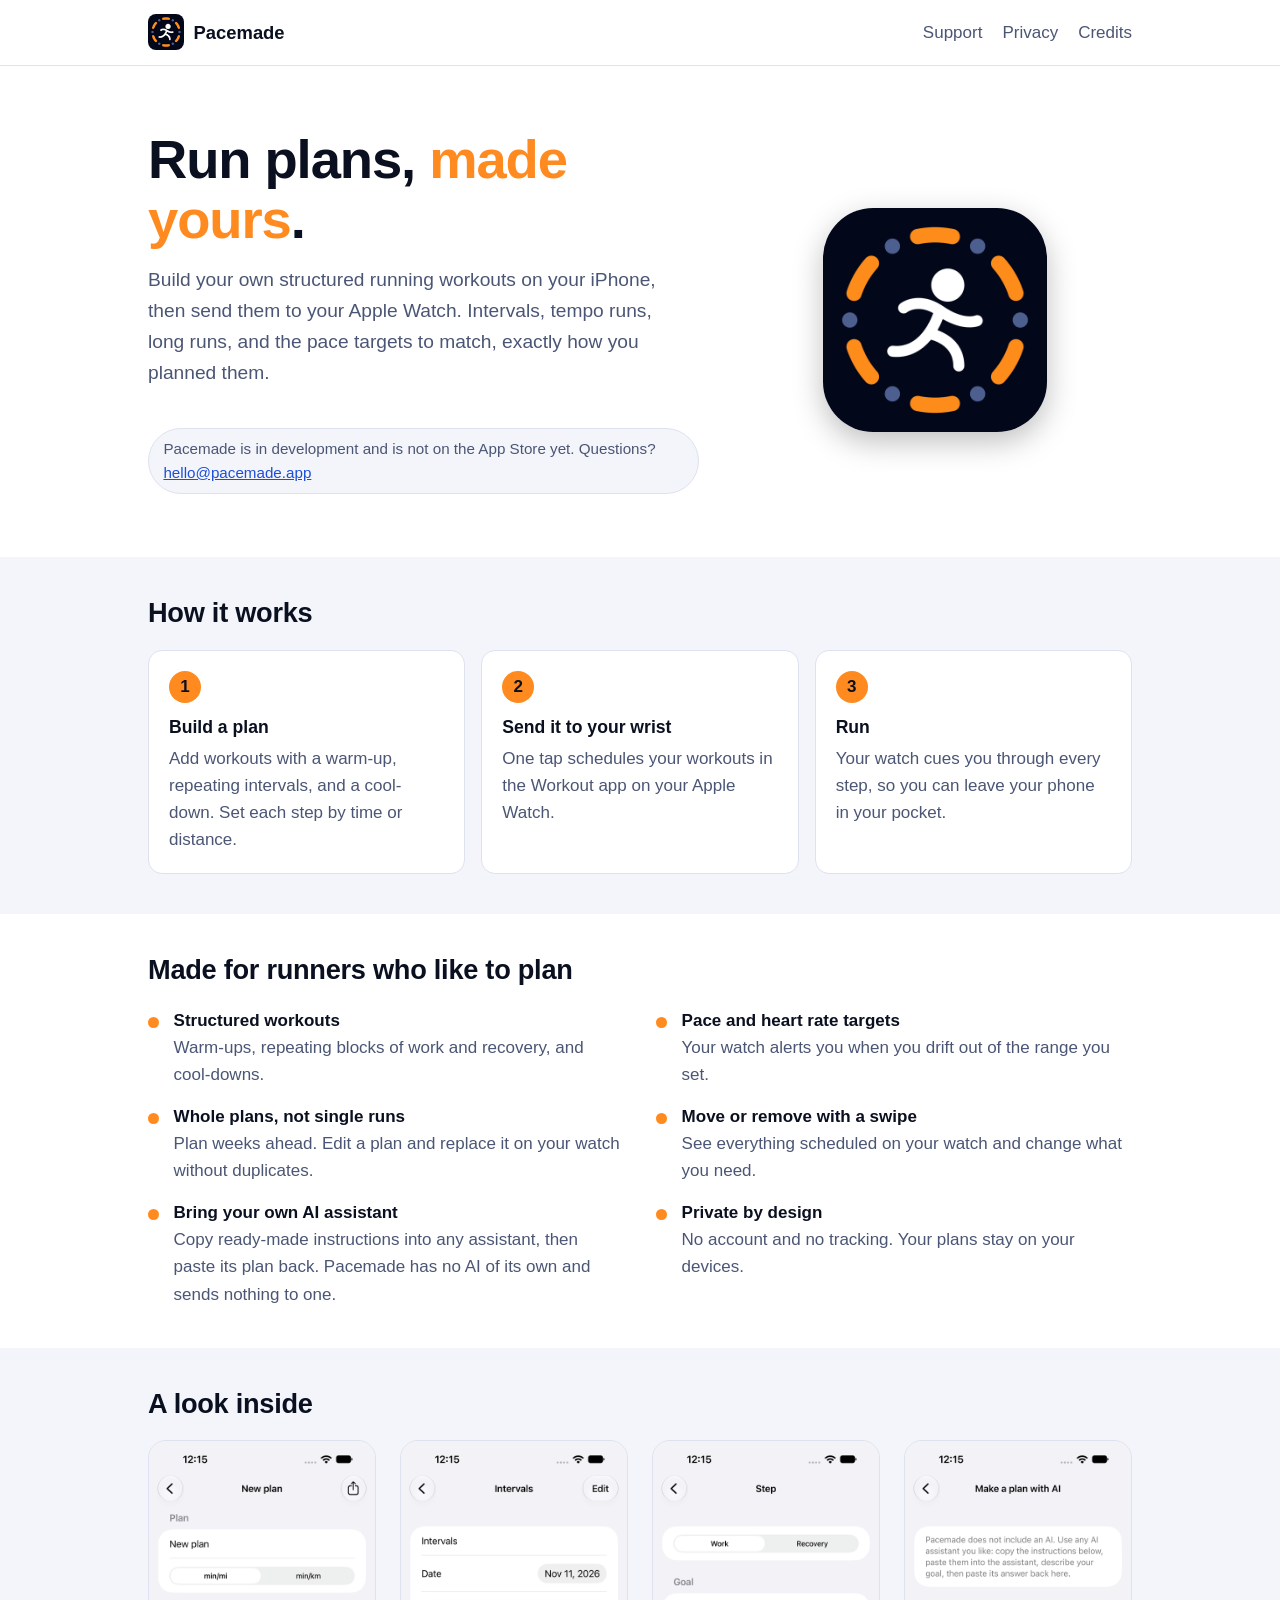
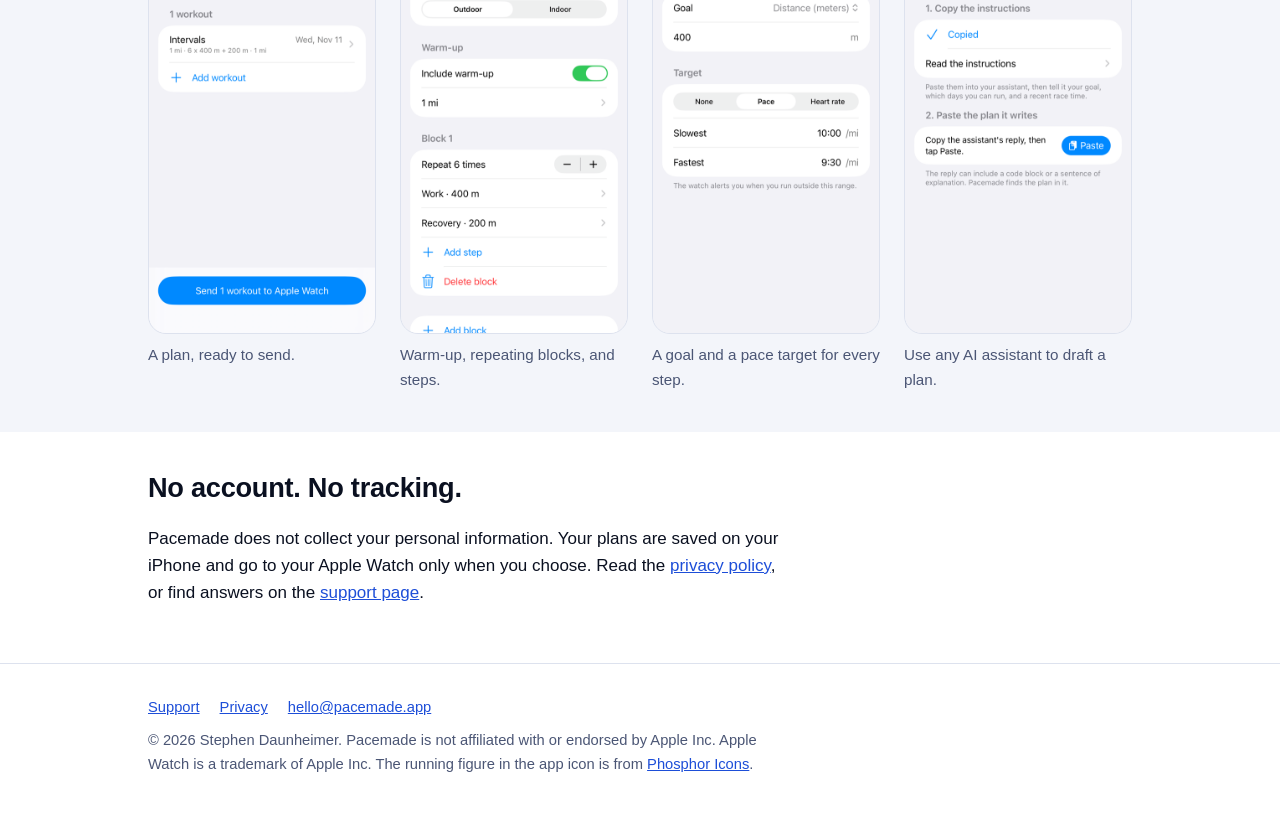
<file: index.html>
<!doctype html>
<html lang="en">
<head>
  <meta charset="utf-8">
  <meta name="viewport" content="width=device-width, initial-scale=1">
  <title>Pacemade: run plans for Apple Watch</title>
  <meta name="description" content="Build your own structured running workouts on your iPhone and send them to your Apple Watch. No account, no tracking.">
  <meta name="theme-color" content="#0a1020">
  <link rel="icon" type="image/png" sizes="32x32" href="/assets/favicon-32.png">
  <link rel="apple-touch-icon" href="/assets/apple-touch-icon.png">
  <link rel="stylesheet" href="/assets/style.css">
  <link rel="canonical" href="https://pacemade.app/">
  <meta property="og:type" content="website">
  <meta property="og:title" content="Pacemade: run plans for Apple Watch">
  <meta property="og:description" content="Build your own structured running workouts on your iPhone and send them to your Apple Watch.">
  <meta property="og:url" content="https://pacemade.app/">
  <meta property="og:image" content="https://pacemade.app/assets/icon-512.png">
</head>
<body>
  <header class="site-header">
    <div class="wrap">
      <a class="brand" href="/"><img src="/assets/icon-64.png" alt="" width="36" height="36">Pacemade</a>
      <nav aria-label="Main">
        <a href="/support/">Support</a>
        <a href="/privacy/">Privacy</a>
        <a href="/credits/">Credits</a>
      </nav>
    </div>
  </header>

  <main>
    <div class="hero">
      <div class="wrap">
        <div>
          <h1>Run plans, <em>made yours</em>.</h1>
          <p class="lead">Build your own structured running workouts on your iPhone, then send them to your Apple Watch. Intervals, tempo runs, long runs, and the pace targets to match, exactly how you planned them.</p>
          <p class="notice">Pacemade is in development and is not on the App Store yet. Questions? <a href="mailto:hello@pacemade.app">hello@pacemade.app</a></p>
        </div>
        <img class="icon" src="/assets/icon-512.png" alt="The Pacemade app icon: a white runner inside a ring of orange arcs and dots" width="512" height="512">
      </div>
    </div>

    <section class="soft" aria-labelledby="how">
      <div class="wrap">
        <h2 id="how">How it works</h2>
        <ol class="steps">
          <li><strong>Build a plan</strong><span>Add workouts with a warm-up, repeating intervals, and a cool-down. Set each step by time or distance.</span></li>
          <li><strong>Send it to your wrist</strong><span>One tap schedules your workouts in the Workout app on your Apple Watch.</span></li>
          <li><strong>Run</strong><span>Your watch cues you through every step, so you can leave your phone in your pocket.</span></li>
        </ol>
      </div>
    </section>

    <section aria-labelledby="features">
      <div class="wrap">
        <h2 id="features">Made for runners who like to plan</h2>
        <ul class="features">
          <li><strong>Structured workouts</strong><span>Warm-ups, repeating blocks of work and recovery, and cool-downs.</span></li>
          <li><strong>Pace and heart rate targets</strong><span>Your watch alerts you when you drift out of the range you set.</span></li>
          <li><strong>Whole plans, not single runs</strong><span>Plan weeks ahead. Edit a plan and replace it on your watch without duplicates.</span></li>
          <li><strong>Move or remove with a swipe</strong><span>See everything scheduled on your watch and change what you need.</span></li>
          <li><strong>Bring your own AI assistant</strong><span>Copy ready-made instructions into any assistant, then paste its plan back. Pacemade has no AI of its own and sends nothing to one.</span></li>
          <li><strong>Private by design</strong><span>No account and no tracking. Your plans stay on your devices.</span></li>
        </ul>
      </div>
    </section>

    <section class="soft" aria-labelledby="screens">
      <div class="wrap">
        <h2 id="screens">A look inside</h2>
        <div class="screens">
          <figure>
            <img src="/assets/screen-plan.png" alt="A plan with one interval workout and a Send to Apple Watch button" width="540" height="1174" loading="lazy">
            <figcaption>A plan, ready to send.</figcaption>
          </figure>
          <figure>
            <img src="/assets/screen-workout.png" alt="The workout editor showing a warm-up and six repeats of 400 meters with a 200 meter recovery" width="540" height="1174" loading="lazy">
            <figcaption>Warm-up, repeating blocks, and steps.</figcaption>
          </figure>
          <figure>
            <img src="/assets/screen-step.png" alt="A step set to 400 meters with a pace target range" width="540" height="1174" loading="lazy">
            <figcaption>A goal and a pace target for every step.</figcaption>
          </figure>
          <figure>
            <img src="/assets/screen-ai.png" alt="The Make a plan with AI screen after copying the instructions" width="540" height="1174" loading="lazy">
            <figcaption>Use any AI assistant to draft a plan.</figcaption>
          </figure>
        </div>
      </div>
    </section>

    <section aria-labelledby="privacy">
      <div class="wrap narrow">
        <h2 id="privacy">No account. No tracking.</h2>
        <p>Pacemade does not collect your personal information. Your plans are saved on your iPhone and go to your Apple Watch only when you choose. Read the <a href="/privacy/">privacy policy</a>, or find answers on the <a href="/support/">support page</a>.</p>
      </div>
    </section>
  </main>

  <footer class="site-footer">
    <div class="wrap">
      <nav aria-label="Footer">
        <a href="/support/">Support</a>
        <a href="/privacy/">Privacy</a>
        <a href="mailto:hello@pacemade.app">hello@pacemade.app</a>
      </nav>
      <p>&copy; 2026 Stephen Daunheimer. Pacemade is not affiliated with or endorsed by Apple Inc. Apple Watch is a trademark of Apple Inc. The running figure in the app icon is from <a href="/credits/">Phosphor Icons</a>.</p>
    </div>
  </footer>
</body>
</html>
</file>
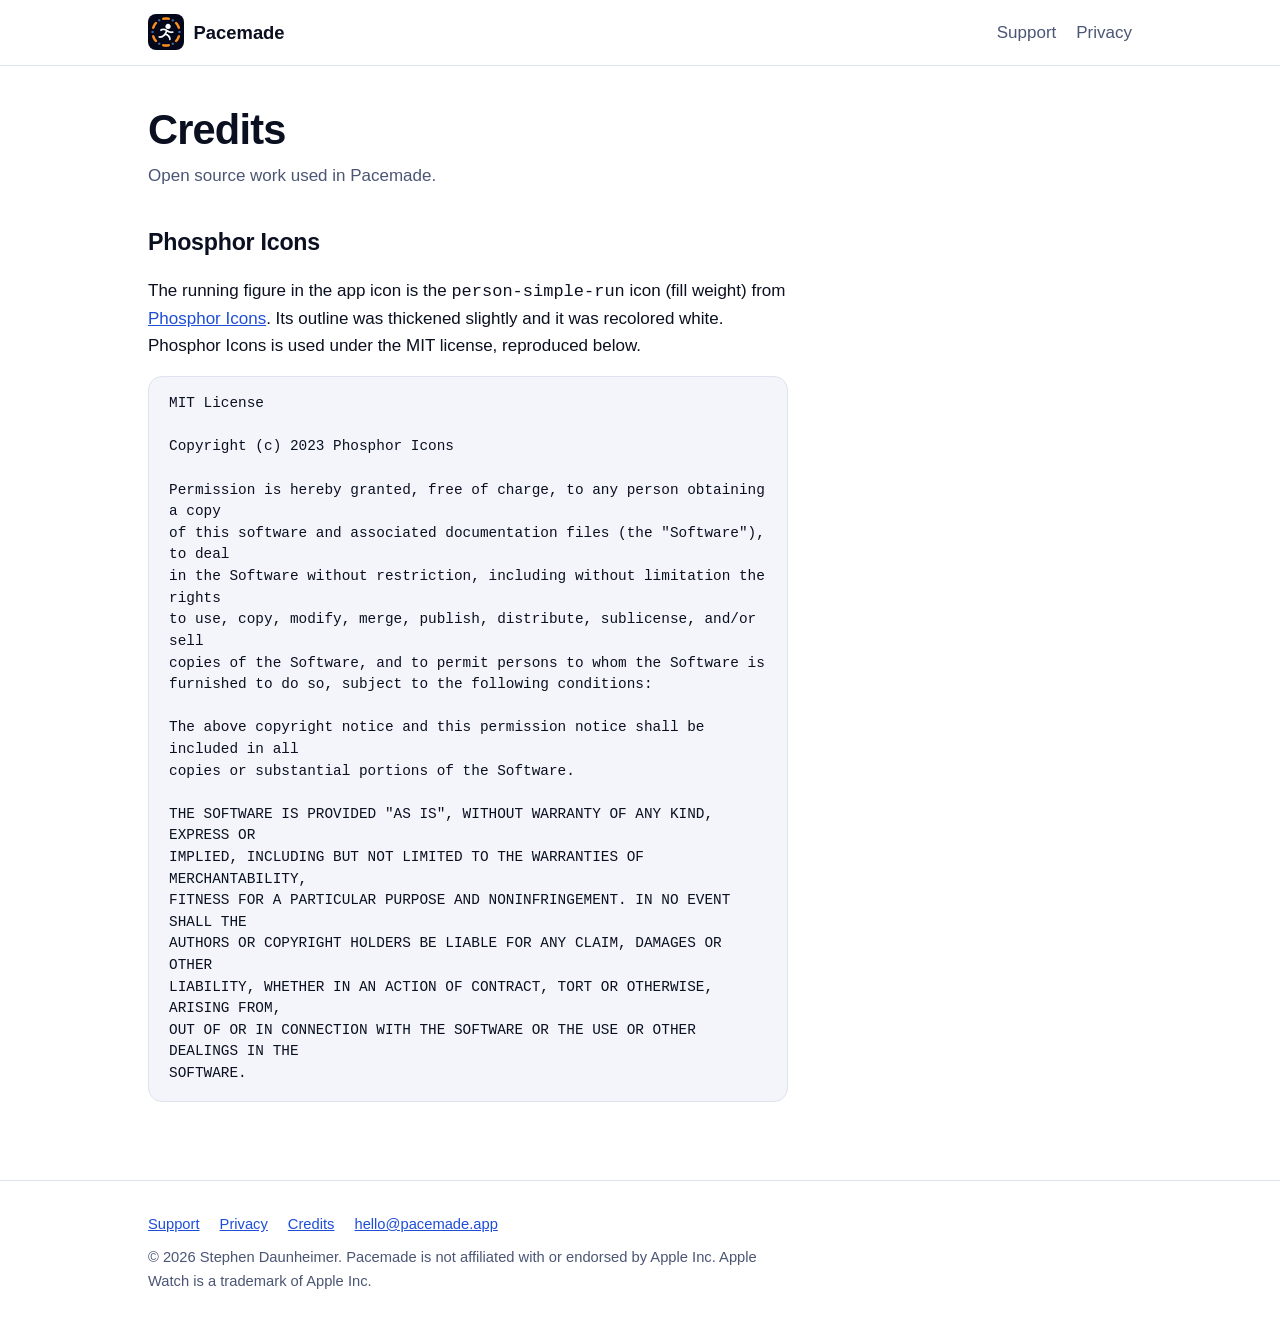
<file: credits/index.html>
<!doctype html>
<html lang="en">
<head>
  <meta charset="utf-8">
  <meta name="viewport" content="width=device-width, initial-scale=1">
  <title>Credits | Pacemade</title>
  <meta name="description" content="Open source credits for Pacemade.">
  <meta name="theme-color" content="#0a1020">
  <link rel="icon" type="image/png" sizes="32x32" href="/assets/favicon-32.png">
  <link rel="apple-touch-icon" href="/assets/apple-touch-icon.png">
  <link rel="stylesheet" href="/assets/style.css">
  <link rel="canonical" href="https://pacemade.app/credits/">
</head>
<body>
  <header class="site-header">
    <div class="wrap">
      <a class="brand" href="/"><img src="/assets/icon-64.png" alt="" width="36" height="36">Pacemade</a>
      <nav aria-label="Main">
        <a href="/support/">Support</a>
        <a href="/privacy/">Privacy</a>
      </nav>
    </div>
  </header>

  <main class="page">
    <div class="wrap narrow">
      <h1>Credits</h1>
      <p class="meta">Open source work used in Pacemade.</p>

      <h2>Phosphor Icons</h2>
      <p>The running figure in the app icon is the <code>person-simple-run</code> icon (fill weight) from <a href="https://phosphoricons.com">Phosphor Icons</a>. Its outline was thickened slightly and it was recolored white. Phosphor Icons is used under the MIT license, reproduced below.</p>
      <pre class="license">MIT License

Copyright (c) 2023 Phosphor Icons

Permission is hereby granted, free of charge, to any person obtaining a copy
of this software and associated documentation files (the "Software"), to deal
in the Software without restriction, including without limitation the rights
to use, copy, modify, merge, publish, distribute, sublicense, and/or sell
copies of the Software, and to permit persons to whom the Software is
furnished to do so, subject to the following conditions:

The above copyright notice and this permission notice shall be included in all
copies or substantial portions of the Software.

THE SOFTWARE IS PROVIDED "AS IS", WITHOUT WARRANTY OF ANY KIND, EXPRESS OR
IMPLIED, INCLUDING BUT NOT LIMITED TO THE WARRANTIES OF MERCHANTABILITY,
FITNESS FOR A PARTICULAR PURPOSE AND NONINFRINGEMENT. IN NO EVENT SHALL THE
AUTHORS OR COPYRIGHT HOLDERS BE LIABLE FOR ANY CLAIM, DAMAGES OR OTHER
LIABILITY, WHETHER IN AN ACTION OF CONTRACT, TORT OR OTHERWISE, ARISING FROM,
OUT OF OR IN CONNECTION WITH THE SOFTWARE OR THE USE OR OTHER DEALINGS IN THE
SOFTWARE.</pre>
    </div>
  </main>

  <footer class="site-footer">
    <div class="wrap">
      <nav aria-label="Footer">
        <a href="/support/">Support</a>
        <a href="/privacy/">Privacy</a>
        <a href="/credits/" aria-current="page">Credits</a>
        <a href="mailto:hello@pacemade.app">hello@pacemade.app</a>
      </nav>
      <p>&copy; 2026 Stephen Daunheimer. Pacemade is not affiliated with or endorsed by Apple Inc. Apple Watch is a trademark of Apple Inc.</p>
    </div>
  </footer>
</body>
</html>
</file>
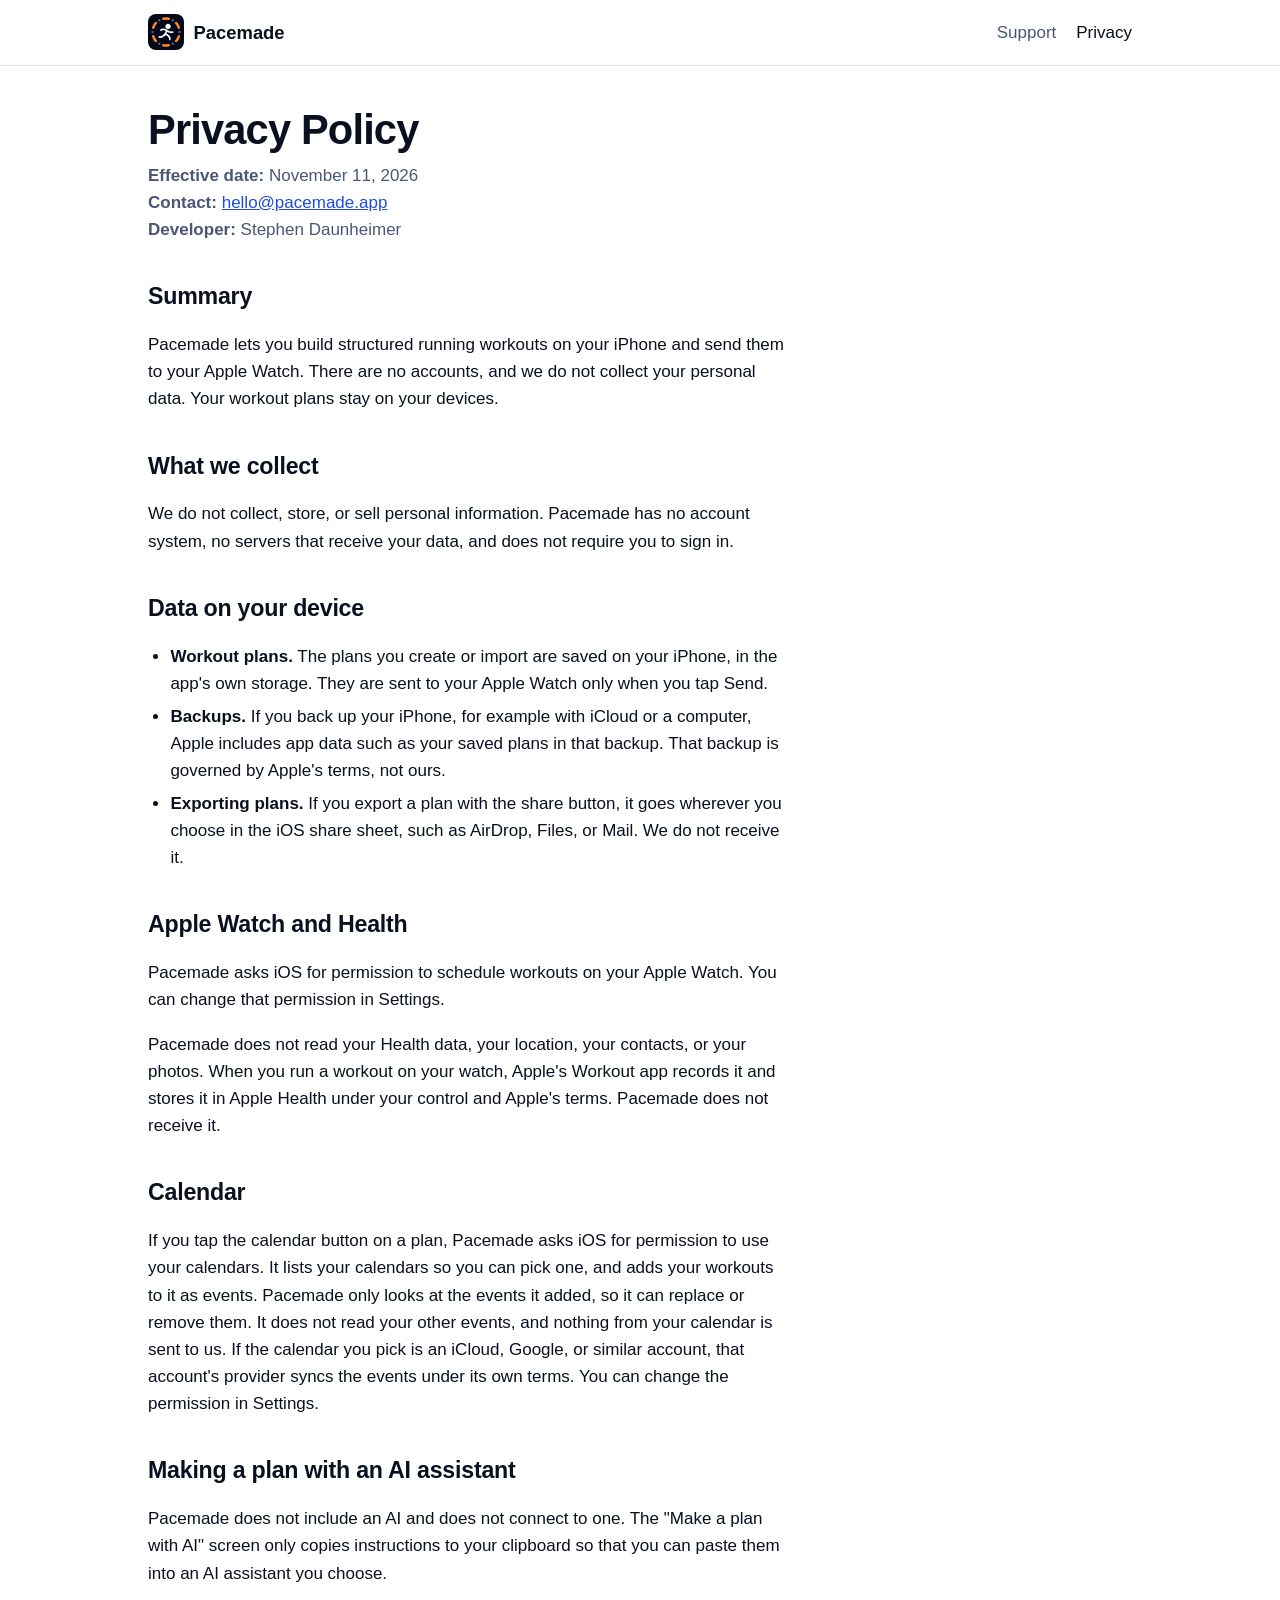
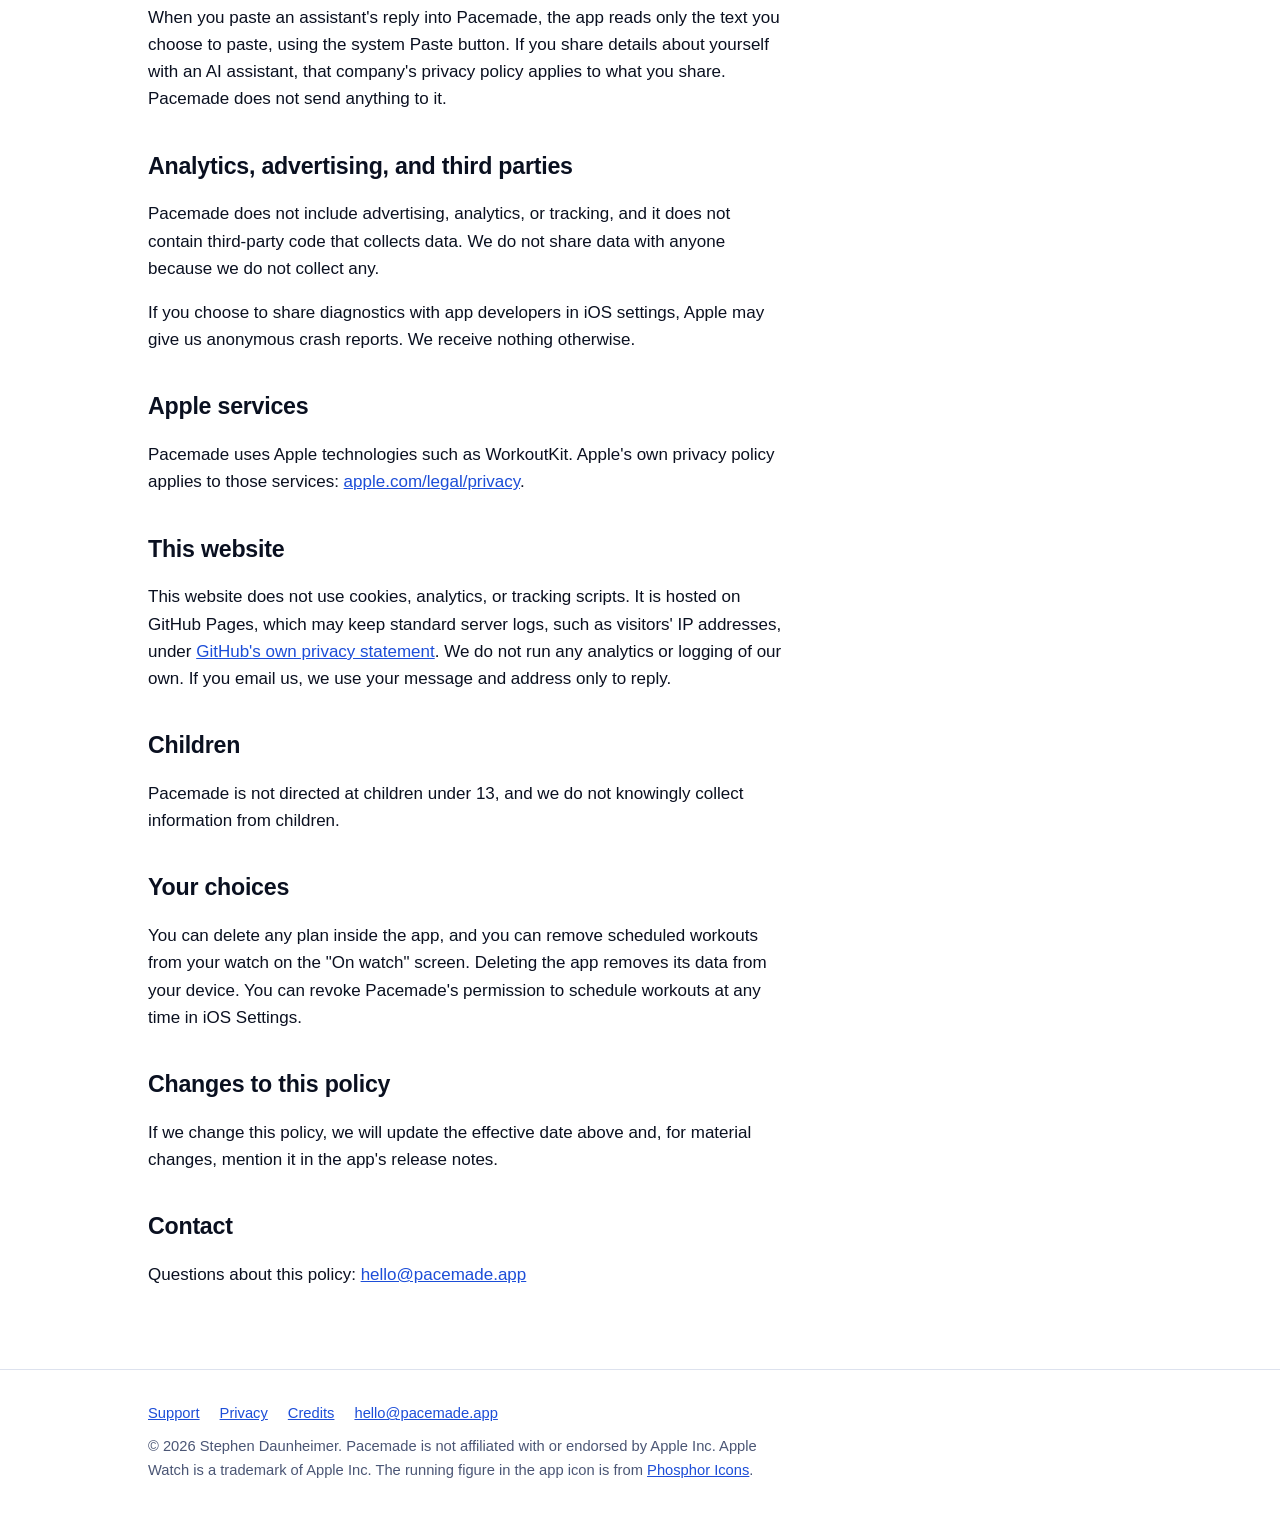
<file: privacy/index.html>
<!doctype html>
<html lang="en">
<head>
  <meta charset="utf-8">
  <meta name="viewport" content="width=device-width, initial-scale=1">
  <title>Privacy Policy | Pacemade</title>
  <meta name="description" content="Pacemade does not collect your personal data. Your workout plans stay on your devices.">
  <meta name="theme-color" content="#0a1020">
  <link rel="icon" type="image/png" sizes="32x32" href="/assets/favicon-32.png">
  <link rel="apple-touch-icon" href="/assets/apple-touch-icon.png">
  <link rel="stylesheet" href="/assets/style.css">
  <link rel="canonical" href="https://pacemade.app/privacy/">
</head>
<body>
  <header class="site-header">
    <div class="wrap">
      <a class="brand" href="/"><img src="/assets/icon-64.png" alt="" width="36" height="36">Pacemade</a>
      <nav aria-label="Main">
        <a href="/support/">Support</a>
        <a href="/privacy/" aria-current="page">Privacy</a>
      </nav>
    </div>
  </header>

  <main class="page">
    <div class="wrap narrow">
      <h1>Privacy Policy</h1>
      <p class="meta"><strong>Effective date:</strong> November 11, 2026<br>
        <strong>Contact:</strong> <a href="mailto:hello@pacemade.app">hello@pacemade.app</a><br>
        <strong>Developer:</strong> Stephen Daunheimer</p>

      <h2>Summary</h2>
      <p>Pacemade lets you build structured running workouts on your iPhone and send them to your Apple Watch. There are no accounts, and we do not collect your personal data. Your workout plans stay on your devices.</p>

      <h2>What we collect</h2>
      <p>We do not collect, store, or sell personal information. Pacemade has no account system, no servers that receive your data, and does not require you to sign in.</p>

      <h2>Data on your device</h2>
      <ul>
        <li><strong>Workout plans.</strong> The plans you create or import are saved on your iPhone, in the app's own storage. They are sent to your Apple Watch only when you tap Send.</li>
        <li><strong>Backups.</strong> If you back up your iPhone, for example with iCloud or a computer, Apple includes app data such as your saved plans in that backup. That backup is governed by Apple's terms, not ours.</li>
        <li><strong>Exporting plans.</strong> If you export a plan with the share button, it goes wherever you choose in the iOS share sheet, such as AirDrop, Files, or Mail. We do not receive it.</li>
      </ul>

      <h2>Apple Watch and Health</h2>
      <p>Pacemade asks iOS for permission to schedule workouts on your Apple Watch. You can change that permission in Settings.</p>
      <p>Pacemade does not read your Health data, your location, your contacts, or your photos. When you run a workout on your watch, Apple's Workout app records it and stores it in Apple Health under your control and Apple's terms. Pacemade does not receive it.</p>

      <h2>Calendar</h2>
      <p>If you tap the calendar button on a plan, Pacemade asks iOS for permission to use your calendars. It lists your calendars so you can pick one, and adds your workouts to it as events. Pacemade only looks at the events it added, so it can replace or remove them. It does not read your other events, and nothing from your calendar is sent to us. If the calendar you pick is an iCloud, Google, or similar account, that account's provider syncs the events under its own terms. You can change the permission in Settings.</p>

      <h2>Making a plan with an AI assistant</h2>
      <p>Pacemade does not include an AI and does not connect to one. The "Make a plan with AI" screen only copies instructions to your clipboard so that you can paste them into an AI assistant you choose.</p>
      <p>When you paste an assistant's reply into Pacemade, the app reads only the text you choose to paste, using the system Paste button. If you share details about yourself with an AI assistant, that company's privacy policy applies to what you share. Pacemade does not send anything to it.</p>

      <h2>Analytics, advertising, and third parties</h2>
      <p>Pacemade does not include advertising, analytics, or tracking, and it does not contain third-party code that collects data. We do not share data with anyone because we do not collect any.</p>
      <p>If you choose to share diagnostics with app developers in iOS settings, Apple may give us anonymous crash reports. We receive nothing otherwise.</p>

      <h2>Apple services</h2>
      <p>Pacemade uses Apple technologies such as WorkoutKit. Apple's own privacy policy applies to those services: <a href="https://www.apple.com/legal/privacy/">apple.com/legal/privacy</a>.</p>

      <h2>This website</h2>
      <p>This website does not use cookies, analytics, or tracking scripts. It is hosted on GitHub Pages, which may keep standard server logs, such as visitors' IP addresses, under <a href="https://docs.github.com/site-policy/privacy-policies/github-general-privacy-statement">GitHub's own privacy statement</a>. We do not run any analytics or logging of our own. If you email us, we use your message and address only to reply.</p>

      <h2>Children</h2>
      <p>Pacemade is not directed at children under 13, and we do not knowingly collect information from children.</p>

      <h2>Your choices</h2>
      <p>You can delete any plan inside the app, and you can remove scheduled workouts from your watch on the "On watch" screen. Deleting the app removes its data from your device. You can revoke Pacemade's permission to schedule workouts at any time in iOS Settings.</p>

      <h2>Changes to this policy</h2>
      <p>If we change this policy, we will update the effective date above and, for material changes, mention it in the app's release notes.</p>

      <h2>Contact</h2>
      <p>Questions about this policy: <a href="mailto:hello@pacemade.app">hello@pacemade.app</a></p>
    </div>
  </main>

  <footer class="site-footer">
    <div class="wrap">
      <nav aria-label="Footer">
        <a href="/support/">Support</a>
        <a href="/privacy/">Privacy</a>
        <a href="/credits/">Credits</a>
        <a href="mailto:hello@pacemade.app">hello@pacemade.app</a>
      </nav>
      <p>&copy; 2026 Stephen Daunheimer. Pacemade is not affiliated with or endorsed by Apple Inc. Apple Watch is a trademark of Apple Inc. The running figure in the app icon is from <a href="/credits/">Phosphor Icons</a>.</p>
    </div>
  </footer>
</body>
</html>
</file>
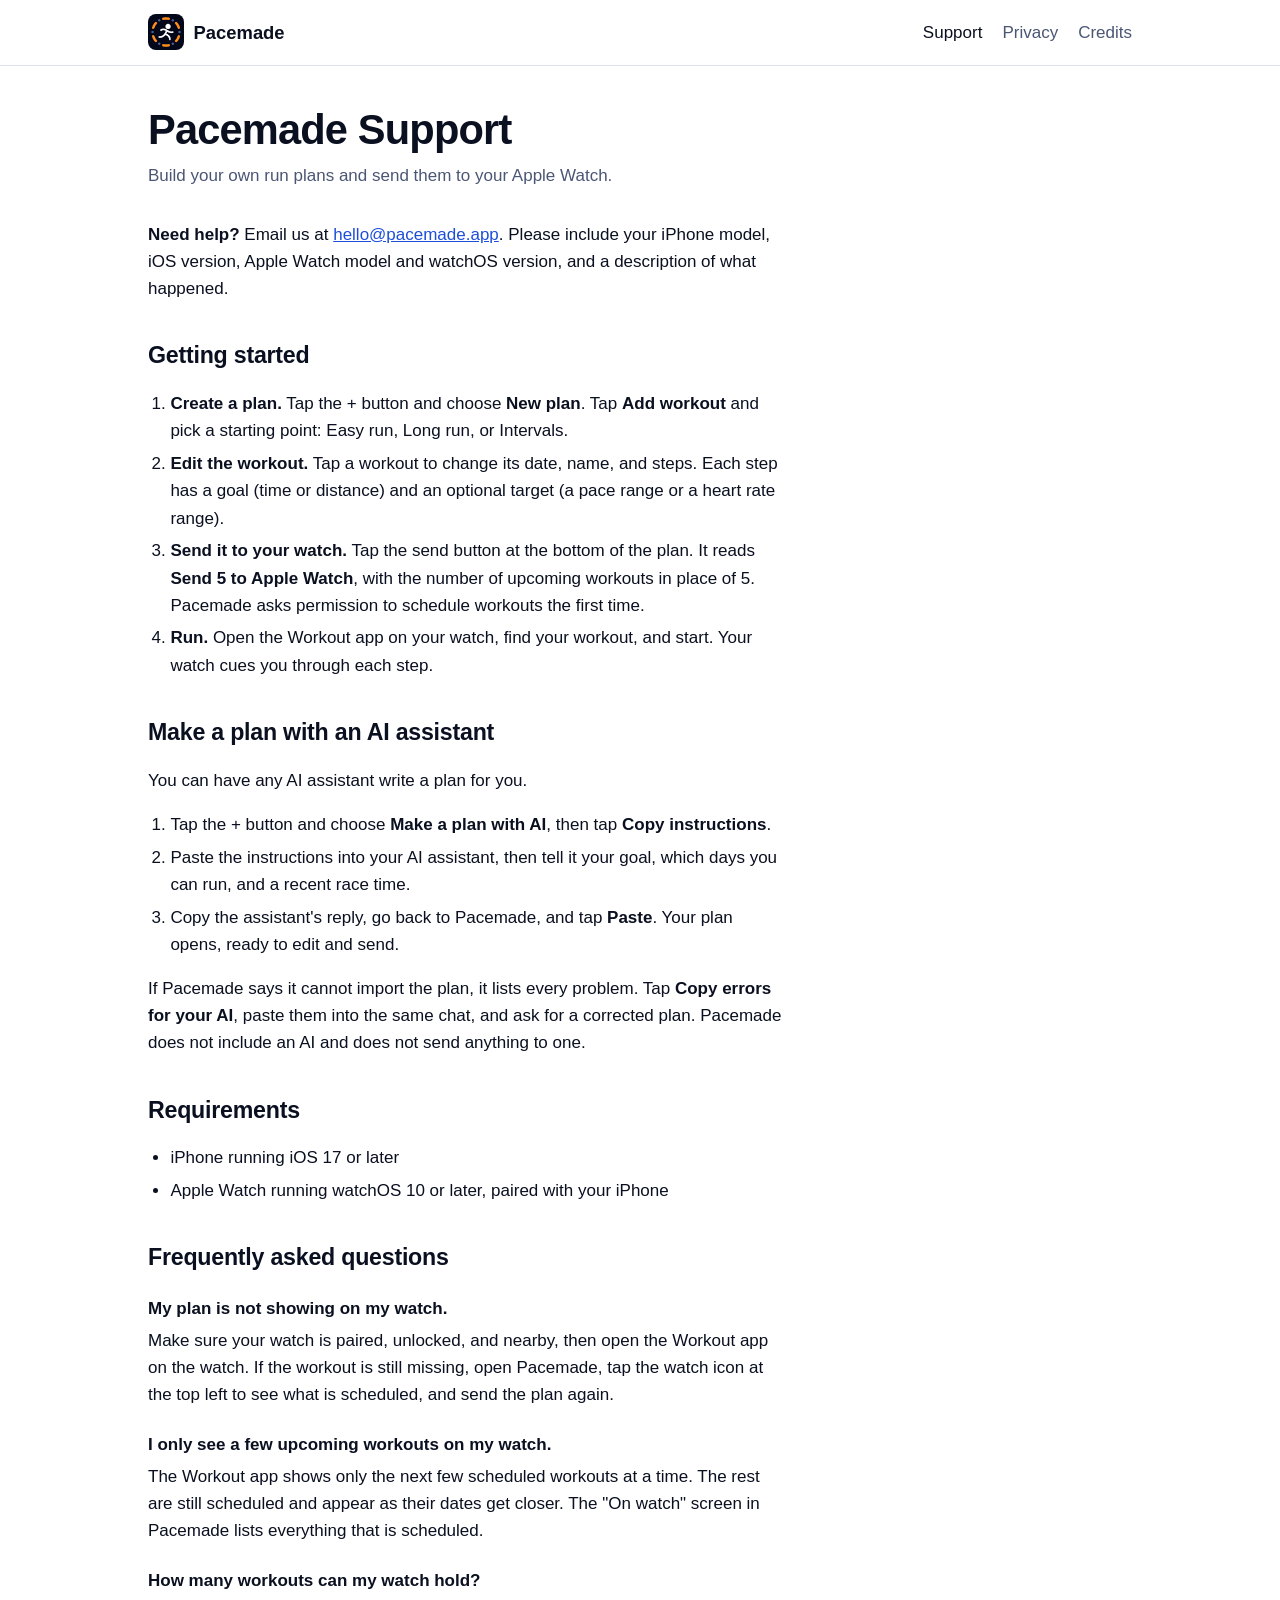
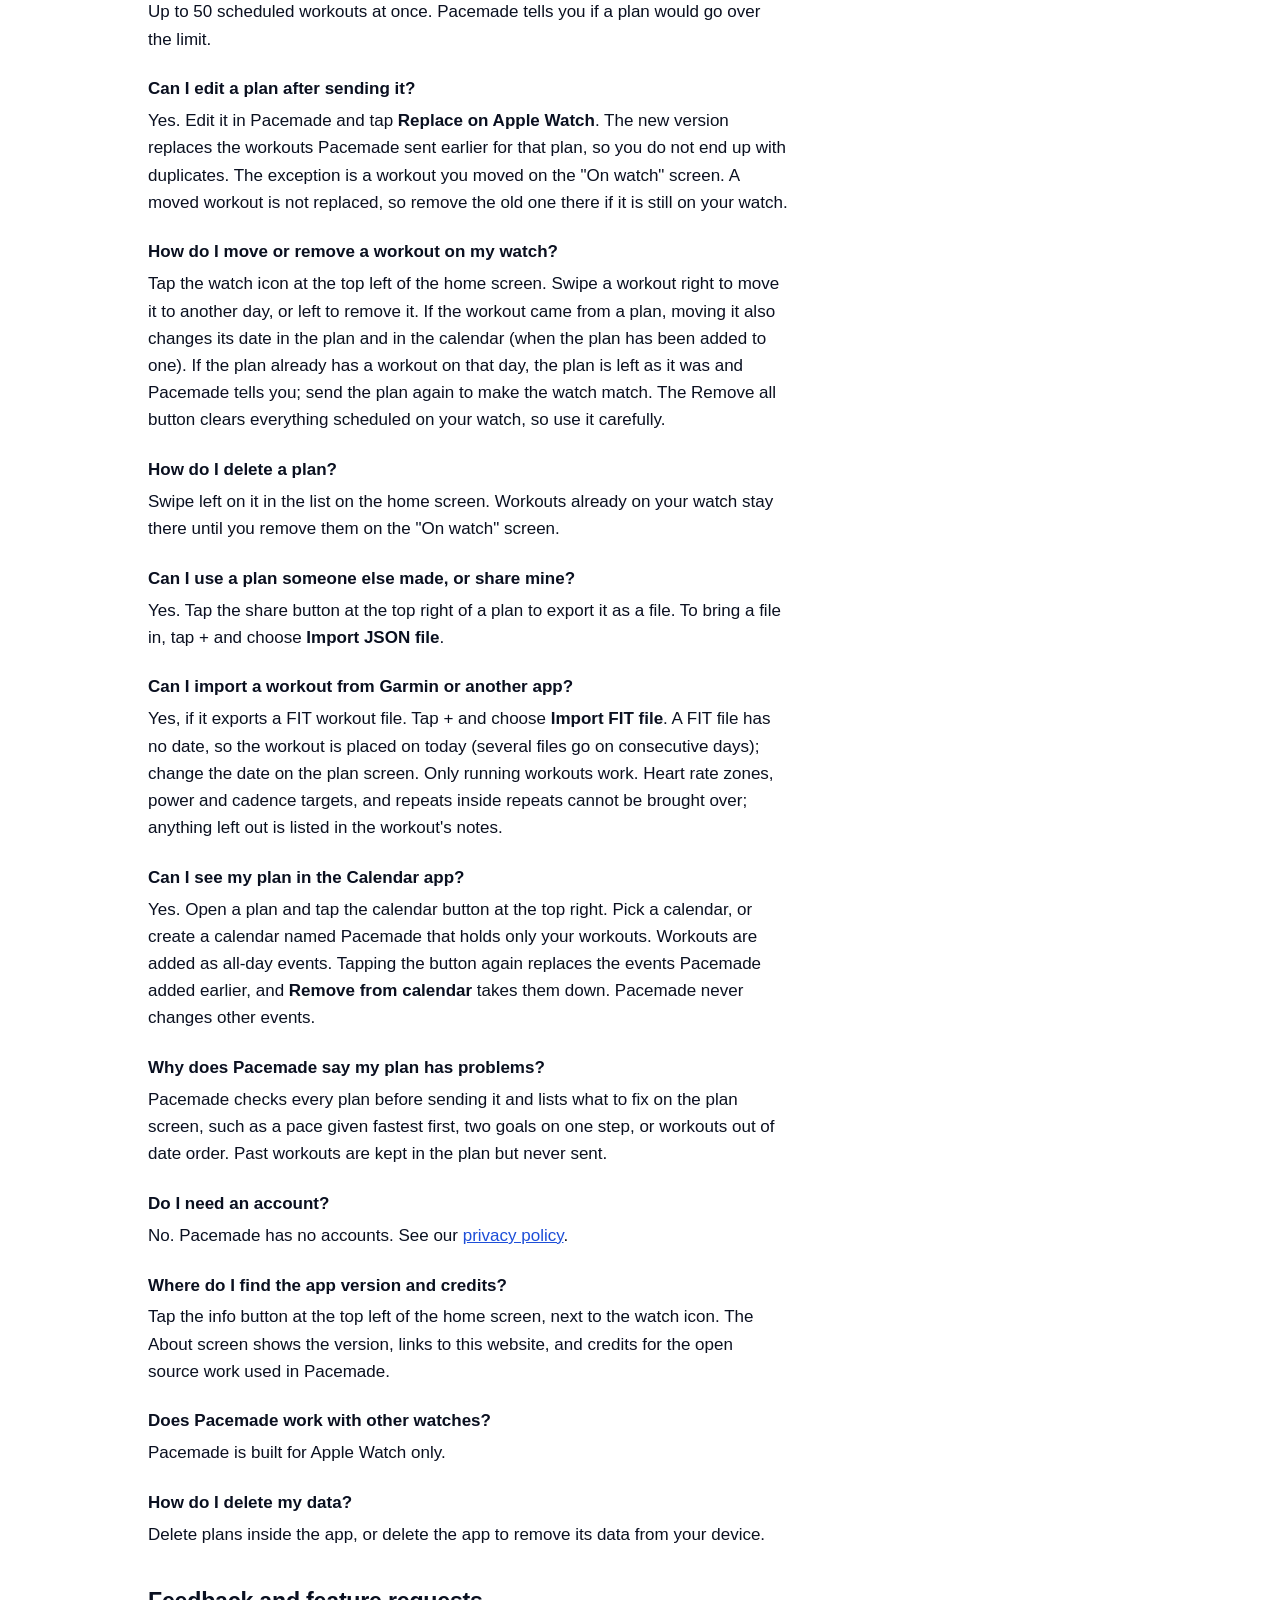
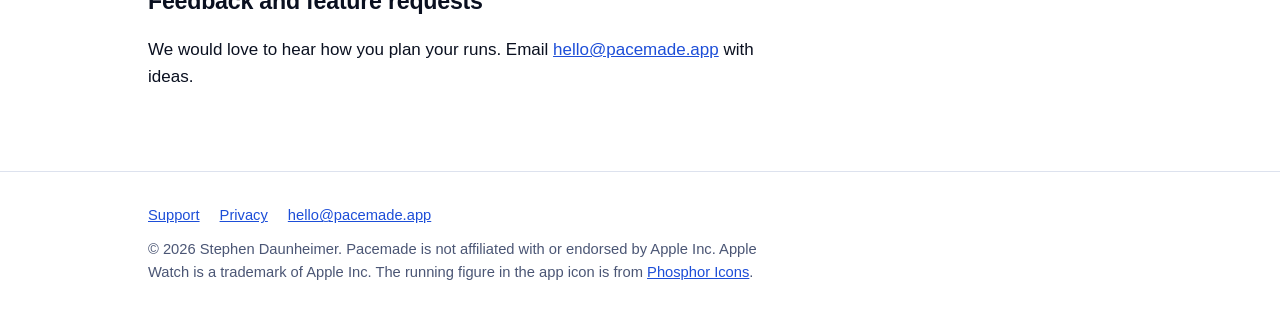
<file: support/index.html>
<!doctype html>
<html lang="en">
<head>
  <meta charset="utf-8">
  <meta name="viewport" content="width=device-width, initial-scale=1">
  <title>Support | Pacemade</title>
  <meta name="description" content="Help for Pacemade: getting started, making a plan with an AI assistant, and answers to common questions.">
  <meta name="theme-color" content="#0a1020">
  <link rel="icon" type="image/png" sizes="32x32" href="/assets/favicon-32.png">
  <link rel="apple-touch-icon" href="/assets/apple-touch-icon.png">
  <link rel="stylesheet" href="/assets/style.css">
  <link rel="canonical" href="https://pacemade.app/support/">
</head>
<body>
  <header class="site-header">
    <div class="wrap">
      <a class="brand" href="/"><img src="/assets/icon-64.png" alt="" width="36" height="36">Pacemade</a>
      <nav aria-label="Main">
        <a href="/support/" aria-current="page">Support</a>
        <a href="/privacy/">Privacy</a>
        <a href="/credits/">Credits</a>
      </nav>
    </div>
  </header>

  <main class="page">
    <div class="wrap narrow">
      <h1>Pacemade Support</h1>
      <p class="meta">Build your own run plans and send them to your Apple Watch.</p>

      <p><strong>Need help?</strong> Email us at <a href="mailto:hello@pacemade.app">hello@pacemade.app</a>. Please include your iPhone model, iOS version, Apple Watch model and watchOS version, and a description of what happened.</p>

      <h2>Getting started</h2>
      <ol>
        <li><strong>Create a plan.</strong> Tap the + button and choose <strong>New plan</strong>. Tap <strong>Add workout</strong> and pick a starting point: Easy run, Long run, or Intervals.</li>
        <li><strong>Edit the workout.</strong> Tap a workout to change its date, name, and steps. Each step has a goal (time or distance) and an optional target (a pace range or a heart rate range).</li>
        <li><strong>Send it to your watch.</strong> Tap the send button at the bottom of the plan. It reads <strong>Send 5 to Apple Watch</strong>, with the number of upcoming workouts in place of 5. Pacemade asks permission to schedule workouts the first time.</li>
        <li><strong>Run.</strong> Open the Workout app on your watch, find your workout, and start. Your watch cues you through each step.</li>
      </ol>

      <h2>Make a plan with an AI assistant</h2>
      <p>You can have any AI assistant write a plan for you.</p>
      <ol>
        <li>Tap the + button and choose <strong>Make a plan with AI</strong>, then tap <strong>Copy instructions</strong>.</li>
        <li>Paste the instructions into your AI assistant, then tell it your goal, which days you can run, and a recent race time.</li>
        <li>Copy the assistant's reply, go back to Pacemade, and tap <strong>Paste</strong>. Your plan opens, ready to edit and send.</li>
      </ol>
      <p>If Pacemade says it cannot import the plan, it lists every problem. Tap <strong>Copy errors for your AI</strong>, paste them into the same chat, and ask for a corrected plan. Pacemade does not include an AI and does not send anything to one.</p>

      <h2>Requirements</h2>
      <ul>
        <li>iPhone running iOS 17 or later</li>
        <li>Apple Watch running watchOS 10 or later, paired with your iPhone</li>
      </ul>

      <h2>Frequently asked questions</h2>
      <dl class="faq">
        <dt>My plan is not showing on my watch.</dt>
        <dd>Make sure your watch is paired, unlocked, and nearby, then open the Workout app on the watch. If the workout is still missing, open Pacemade, tap the watch icon at the top left to see what is scheduled, and send the plan again.</dd>

        <dt>I only see a few upcoming workouts on my watch.</dt>
        <dd>The Workout app shows only the next few scheduled workouts at a time. The rest are still scheduled and appear as their dates get closer. The "On watch" screen in Pacemade lists everything that is scheduled.</dd>

        <dt>How many workouts can my watch hold?</dt>
        <dd>Up to 50 scheduled workouts at once. Pacemade tells you if a plan would go over the limit.</dd>

        <dt>Can I edit a plan after sending it?</dt>
        <dd>Yes. Edit it in Pacemade and tap <strong>Replace on Apple Watch</strong>. The new version replaces the workouts Pacemade sent earlier for that plan, so you do not end up with duplicates. The exception is a workout you moved on the "On watch" screen. A moved workout is not replaced, so remove the old one there if it is still on your watch.</dd>

        <dt>How do I move or remove a workout on my watch?</dt>
        <dd>Tap the watch icon at the top left of the home screen. Swipe a workout right to move it to another day, or left to remove it. If the workout came from a plan, moving it also changes its date in the plan and in the calendar (when the plan has been added to one). If the plan already has a workout on that day, the plan is left as it was and Pacemade tells you; send the plan again to make the watch match. The Remove all button clears everything scheduled on your watch, so use it carefully.</dd>

        <dt>How do I delete a plan?</dt>
        <dd>Swipe left on it in the list on the home screen. Workouts already on your watch stay there until you remove them on the "On watch" screen.</dd>

        <dt>Can I use a plan someone else made, or share mine?</dt>
        <dd>Yes. Tap the share button at the top right of a plan to export it as a file. To bring a file in, tap + and choose <strong>Import JSON file</strong>.</dd>

        <dt>Can I import a workout from Garmin or another app?</dt>
        <dd>Yes, if it exports a FIT workout file. Tap + and choose <strong>Import FIT file</strong>. A FIT file has no date, so the workout is placed on today (several files go on consecutive days); change the date on the plan screen. Only running workouts work. Heart rate zones, power and cadence targets, and repeats inside repeats cannot be brought over; anything left out is listed in the workout's notes.</dd>

        <dt>Can I see my plan in the Calendar app?</dt>
        <dd>Yes. Open a plan and tap the calendar button at the top right. Pick a calendar, or create a calendar named Pacemade that holds only your workouts. Workouts are added as all-day events. Tapping the button again replaces the events Pacemade added earlier, and <strong>Remove from calendar</strong> takes them down. Pacemade never changes other events.</dd>

        <dt>Why does Pacemade say my plan has problems?</dt>
        <dd>Pacemade checks every plan before sending it and lists what to fix on the plan screen, such as a pace given fastest first, two goals on one step, or workouts out of date order. Past workouts are kept in the plan but never sent.</dd>

        <dt>Do I need an account?</dt>
        <dd>No. Pacemade has no accounts. See our <a href="/privacy/">privacy policy</a>.</dd>

        <dt>Where do I find the app version and credits?</dt>
        <dd>Tap the info button at the top left of the home screen, next to the watch icon. The About screen shows the version, links to this website, and credits for the open source work used in Pacemade.</dd>

        <dt>Does Pacemade work with other watches?</dt>
        <dd>Pacemade is built for Apple Watch only.</dd>

        <dt>How do I delete my data?</dt>
        <dd>Delete plans inside the app, or delete the app to remove its data from your device.</dd>
      </dl>

      <h2>Feedback and feature requests</h2>
      <p>We would love to hear how you plan your runs. Email <a href="mailto:hello@pacemade.app">hello@pacemade.app</a> with ideas.</p>
    </div>
  </main>

  <footer class="site-footer">
    <div class="wrap">
      <nav aria-label="Footer">
        <a href="/support/">Support</a>
        <a href="/privacy/">Privacy</a>
        <a href="mailto:hello@pacemade.app">hello@pacemade.app</a>
      </nav>
      <p>&copy; 2026 Stephen Daunheimer. Pacemade is not affiliated with or endorsed by Apple Inc. Apple Watch is a trademark of Apple Inc. The running figure in the app icon is from <a href="/credits/">Phosphor Icons</a>.</p>
    </div>
  </footer>
</body>
</html>
</file>
<file: assets/style.css>
/* Pacemade site. Plain CSS, no build step. Colors come from the app icon. */

:root {
  --bg: #ffffff;
  --bg-soft: #f3f5fa;
  --text: #0a1020;
  --muted: #4b5675;
  --accent: #ff8a1f;
  --link: #1d4ed8;
  --border: #dde2ee;
  --card: #ffffff;
  --radius: 14px;
  --measure: 40rem;
  color-scheme: light dark;
}

@media (prefers-color-scheme: dark) {
  :root {
    --bg: #0a1020;
    --bg-soft: #111a30;
    --text: #eef1f8;
    --muted: #a9b3cc;
    --link: #8fb0ff;
    --border: #25314f;
    --card: #111a30;
  }
}

* { box-sizing: border-box; }

html { -webkit-text-size-adjust: 100%; }

body {
  margin: 0;
  background: var(--bg);
  color: var(--text);
  font: 17px/1.6 -apple-system, BlinkMacSystemFont, "Segoe UI", Roboto, Helvetica, Arial, sans-serif;
}

a { color: var(--link); }
a:hover { text-decoration-thickness: 2px; }
:focus-visible { outline: 3px solid var(--accent); outline-offset: 2px; border-radius: 4px; }

.wrap { max-width: 64rem; margin: 0 auto; padding: 0 1.25rem; }
/* Reading-width text that stays on the same left edge as the header and footer. */
.narrow > * { max-width: var(--measure); }

/* Header */
.site-header { border-bottom: 1px solid var(--border); }
.site-header .wrap {
  display: flex; align-items: center; justify-content: space-between;
  gap: 1rem; padding-top: 0.9rem; padding-bottom: 0.9rem;
}
.brand { display: flex; align-items: center; gap: 0.6rem; color: var(--text); text-decoration: none; font-weight: 700; font-size: 1.15rem; }
.brand img { width: 36px; height: 36px; border-radius: 8px; }
.site-header nav { display: flex; gap: 1.25rem; }
.site-header nav a { color: var(--muted); text-decoration: none; font-weight: 500; }
.site-header nav a:hover, .site-header nav a[aria-current="page"] { color: var(--text); }

/* Hero */
.hero { padding: 4rem 0 3rem; }
.hero .wrap { display: grid; gap: 2.5rem; align-items: center; }
.hero h1 { font-size: clamp(2.2rem, 6vw, 3.4rem); line-height: 1.1; margin: 0 0 1rem; letter-spacing: -0.02em; }
.hero h1 em { font-style: normal; color: var(--accent); }
.lead { font-size: 1.2rem; color: var(--muted); margin: 0 0 1.5rem; max-width: 34rem; }
/* height:auto matters: the img's height attribute would otherwise override the square aspect ratio. */
.hero .icon { width: min(14rem, 60%); height: auto; aspect-ratio: 1; border-radius: 22.37%; box-shadow: 0 10px 30px rgba(0, 0, 0, 0.25); justify-self: center; }
@media (min-width: 52rem) {
  .hero .wrap { grid-template-columns: 1.4fr 1fr; }
}

.notice {
  display: inline-block; padding: 0.5rem 0.9rem; border-radius: 999px;
  background: var(--bg-soft); border: 1px solid var(--border); font-size: 0.95rem; color: var(--muted);
}

/* Sections */
section { padding: 2.5rem 0; }
section.soft { background: var(--bg-soft); }
h2 { font-size: 1.7rem; line-height: 1.2; margin: 0 0 1.25rem; letter-spacing: -0.01em; }
h3 { font-size: 1.15rem; margin: 1.75rem 0 0.5rem; }

.steps { list-style: none; counter-reset: step; padding: 0; margin: 0; display: grid; gap: 1rem; }
@media (min-width: 46rem) { .steps { grid-template-columns: repeat(3, 1fr); } }
.steps li {
  counter-increment: step; background: var(--card); border: 1px solid var(--border);
  border-radius: var(--radius); padding: 1.25rem;
}
.steps li::before {
  content: counter(step); display: inline-grid; place-items: center; width: 2rem; height: 2rem;
  border-radius: 50%; background: var(--accent); color: #0a1020; font-weight: 700; margin-bottom: 0.6rem;
}
.steps strong { display: block; margin-bottom: 0.25rem; font-size: 1.1rem; }
.steps span { color: var(--muted); }

.features { list-style: none; padding: 0; margin: 0; display: grid; gap: 0.9rem 2rem; }
@media (min-width: 46rem) { .features { grid-template-columns: repeat(2, 1fr); } }
.features li { padding-left: 1.6rem; position: relative; }
.features li::before { content: ""; position: absolute; left: 0; top: 0.6em; width: 0.7rem; height: 0.7rem; border-radius: 50%; background: var(--accent); }
.features strong { display: block; }
.features span { color: var(--muted); }

.screens { display: grid; gap: 1.5rem; grid-template-columns: repeat(auto-fit, minmax(12rem, 1fr)); }
.screens figure { margin: 0; }
.screens img { width: 100%; height: auto; border-radius: 18px; border: 1px solid var(--border); display: block; }
.screens figcaption { margin-top: 0.6rem; color: var(--muted); font-size: 0.95rem; }

/* Text pages */
.page { padding: 2.5rem 0 4rem; }
.page h1 { font-size: clamp(2rem, 5vw, 2.6rem); line-height: 1.15; margin: 0 0 0.5rem; letter-spacing: -0.02em; }
.page p, .page li { max-width: var(--measure); }
.page .meta { color: var(--muted); margin: 0 0 2rem; }
.page h2 { margin-top: 2.5rem; font-size: 1.45rem; }
.page ul, .page ol { padding-left: 1.4rem; }
.page li { margin: 0.35rem 0; }
.faq dt { font-weight: 700; margin-top: 1.4rem; }
.faq dd { margin: 0.3rem 0 0; max-width: var(--measure); }

/* Footer */
.site-footer { border-top: 1px solid var(--border); padding: 2rem 0 3rem; color: var(--muted); font-size: 0.92rem; }
.site-footer .wrap { display: grid; gap: 0.6rem; }
.site-footer nav { display: flex; gap: 1.25rem; flex-wrap: wrap; }
.site-footer p { margin: 0; max-width: var(--measure); }

@media (prefers-reduced-motion: no-preference) {
  a { transition: color 0.15s; }
}

/* Credits page: license text */
.license { white-space: pre-wrap; background: var(--bg-soft); border: 1px solid var(--border); border-radius: var(--radius); padding: 1rem 1.25rem; font: 0.9rem/1.5 ui-monospace, SFMono-Regular, Menlo, monospace; max-width: var(--measure); overflow-wrap: anywhere; }
</file>
